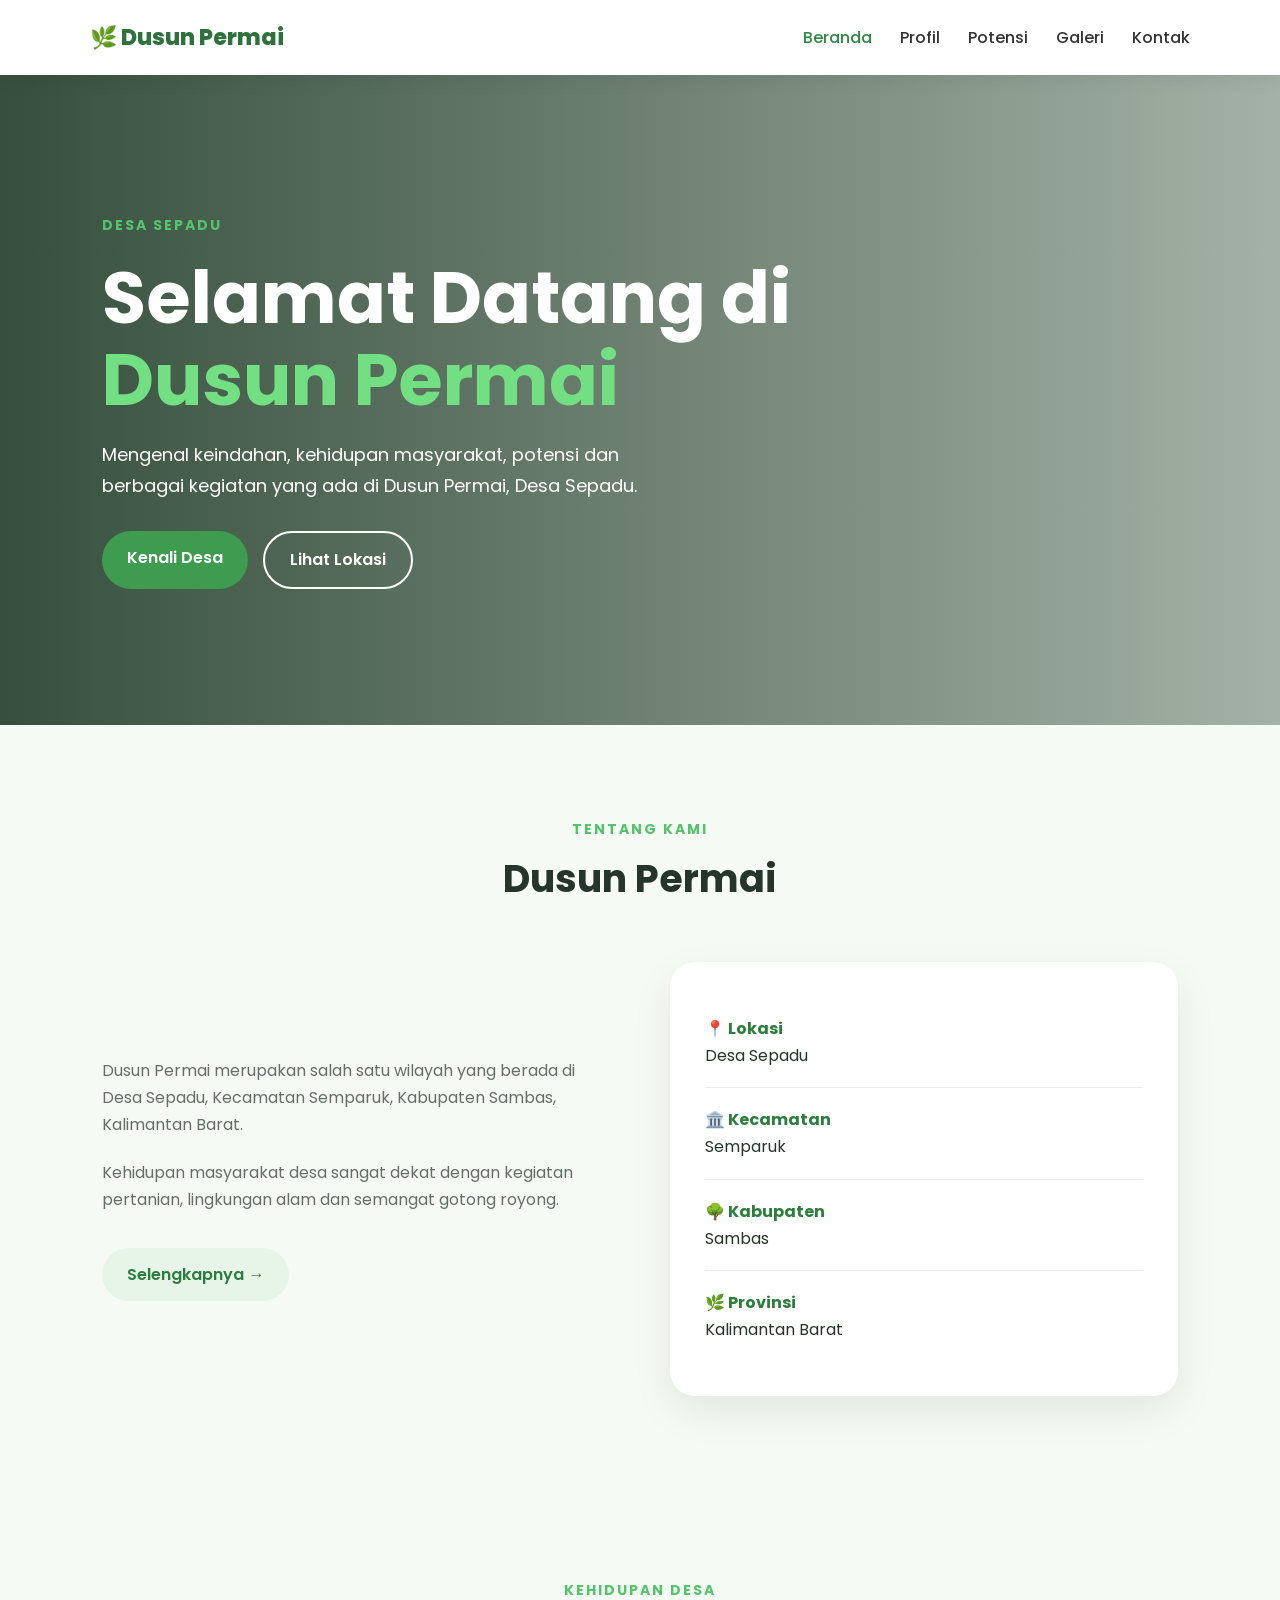
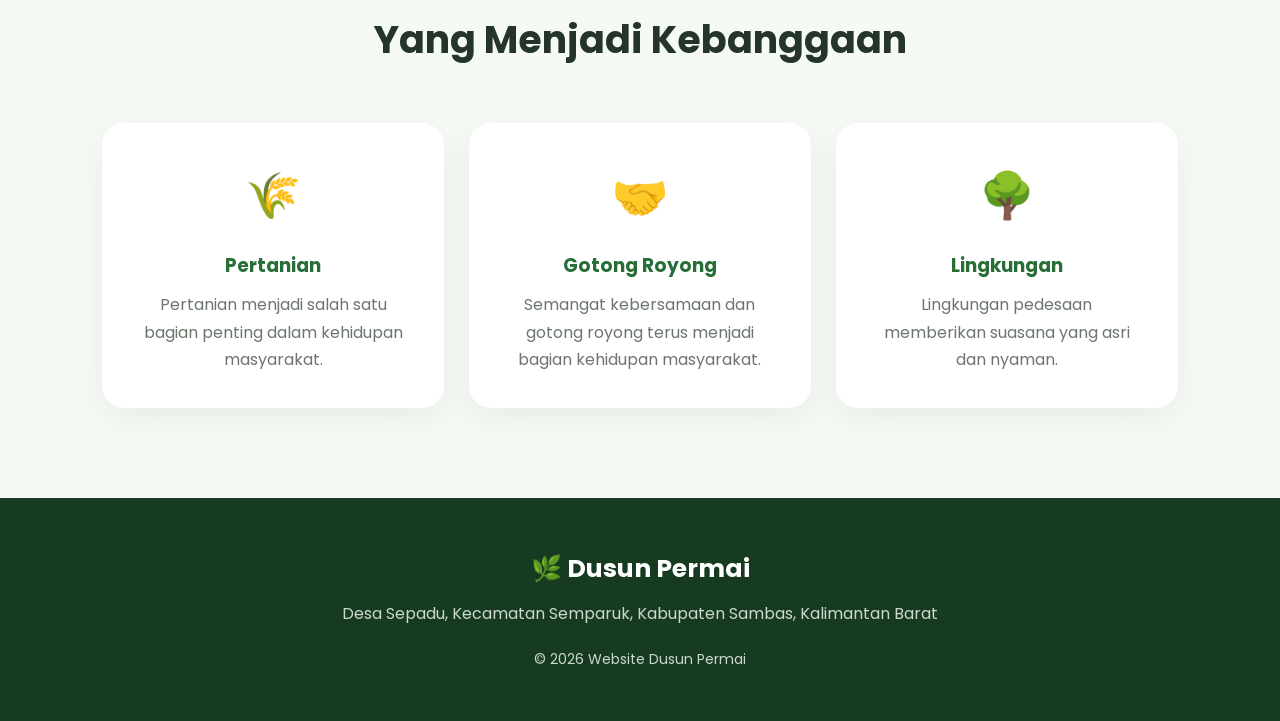
<file: index.html>
<!DOCTYPE html>
<html lang="id">
<head>
    <meta charset="UTF-8">
    <meta name="viewport" content="width=device-width, initial-scale=1.0">

    <title>Dusun Permai | Desa Sepadu</title>

    <link rel="stylesheet" href="style.css">

    <link href="https://fonts.googleapis.com/css2?family=Poppins:wght@300;400;500;600;700;800&display=swap" rel="stylesheet">
</head>

<body>

<header>
    <div class="logo">
        🌿 Dusun Permai
    </div>

    <nav>
        <a href="index.html" class="active">Beranda</a>
        <a href="profil.html">Profil</a>
        <a href="potensi.html">Potensi</a>
        <a href="galeri.html">Galeri</a>
        <a href="kontak.html">Kontak</a>
    </nav>

    <button class="menu-btn" onclick="toggleMenu()">☰</button>
</header>

<section class="hero">

    <div class="hero-content">

        <span class="label">DESA SEPADU</span>

        <h1>
            Selamat Datang di
            <span>Dusun Permai</span>
        </h1>

        <p>
            Mengenal keindahan, kehidupan masyarakat,
            potensi dan berbagai kegiatan yang ada
            di Dusun Permai, Desa Sepadu.
        </p>

        <div class="hero-buttons">
            <a href="profil.html" class="btn">Kenali Desa</a>
            <a href="kontak.html" class="btn-outline">Lihat Lokasi</a>
        </div>

    </div>

</section>

<section class="about-preview">

    <div class="section-title">
        <span>TENTANG KAMI</span>
        <h2>Dusun Permai</h2>
    </div>

    <div class="about-grid">

        <div class="about-text">

            <p>
                Dusun Permai merupakan salah satu wilayah yang
                berada di Desa Sepadu, Kecamatan Semparuk,
                Kabupaten Sambas, Kalimantan Barat.
            </p>

            <p>
                Kehidupan masyarakat desa sangat dekat dengan
                kegiatan pertanian, lingkungan alam dan
                semangat gotong royong.
            </p>

            <a href="profil.html" class="small-btn">
                Selengkapnya →
            </a>

        </div>

        <div class="info-card">

            <div class="info-item">
                <strong>📍 Lokasi</strong>
                <p>Desa Sepadu</p>
            </div>

            <div class="info-item">
                <strong>🏛️ Kecamatan</strong>
                <p>Semparuk</p>
            </div>

            <div class="info-item">
                <strong>🌳 Kabupaten</strong>
                <p>Sambas</p>
            </div>

            <div class="info-item">
                <strong>🌿 Provinsi</strong>
                <p>Kalimantan Barat</p>
            </div>

        </div>

    </div>

</section>

<section class="features">

    <div class="section-title">
        <span>KEHIDUPAN DESA</span>
        <h2>Yang Menjadi Kebanggaan</h2>
    </div>

    <div class="feature-grid">

        <div class="feature-card">
            <div class="icon">🌾</div>
            <h3>Pertanian</h3>
            <p>
                Pertanian menjadi salah satu bagian penting
                dalam kehidupan masyarakat.
            </p>
        </div>

        <div class="feature-card">
            <div class="icon">🤝</div>
            <h3>Gotong Royong</h3>
            <p>
                Semangat kebersamaan dan gotong royong
                terus menjadi bagian kehidupan masyarakat.
            </p>
        </div>

        <div class="feature-card">
            <div class="icon">🌳</div>
            <h3>Lingkungan</h3>
            <p>
                Lingkungan pedesaan memberikan suasana
                yang asri dan nyaman.
            </p>
        </div>

    </div>

</section>

<footer>

    <h3>🌿 Dusun Permai</h3>

    <p>
        Desa Sepadu, Kecamatan Semparuk,
        Kabupaten Sambas, Kalimantan Barat
    </p>

    <p class="copyright">
        © 2026 Website Dusun Permai
    </p>

</footer>

<script src="script.js"></script>

</body>
                                                       </html>
</file>
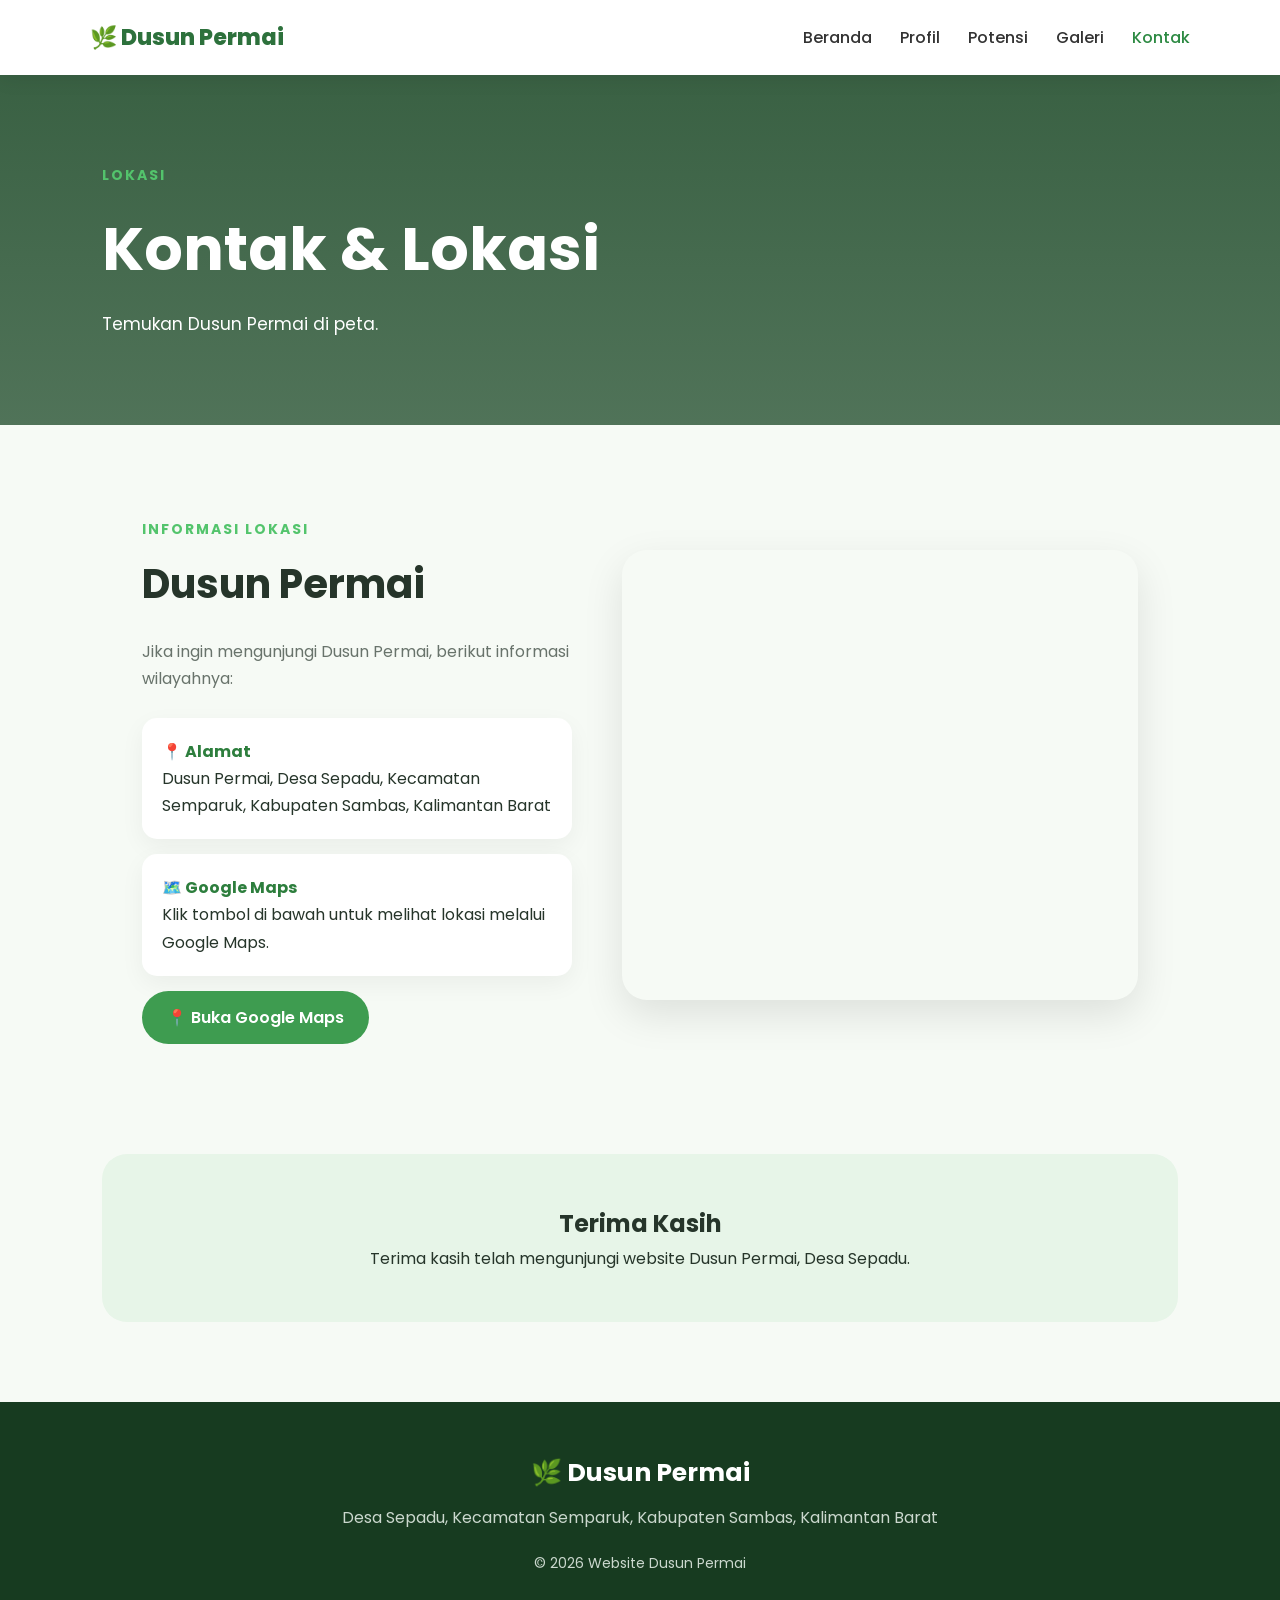
<file: kontak.html>
<!DOCTYPE html>
<html lang="id">

<head>

    <meta charset="UTF-8">

    <meta name="viewport" content="width=device-width, initial-scale=1.0">

    <title>Kontak | Dusun Permai</title>

    <link rel="stylesheet" href="style.css">

    <link href="https://fonts.googleapis.com/css2?family=Poppins:wght@300;400;500;600;700;800&display=swap" rel="stylesheet">

</head>

<body>

<header>

    <div class="logo">
        🌿 Dusun Permai
    </div>

    <nav>

        <a href="index.html">Beranda</a>

        <a href="profil.html">Profil</a>

        <a href="potensi.html">Potensi</a>

        <a href="galeri.html">Galeri</a>

        <a href="kontak.html" class="active">Kontak</a>

    </nav>

    <button class="menu-btn" onclick="toggleMenu()">☰</button>

</header>

<section class="page-header">

    <div>

        <span>LOKASI</span>

        <h1>Kontak & Lokasi</h1>

        <p>
            Temukan Dusun Permai di peta.
        </p>

    </div>

</section>

<section class="contact-section">

    <div class="contact-info">

        <span class="green-title">INFORMASI LOKASI</span>

        <h2>Dusun Permai</h2>

        <p>
            Jika ingin mengunjungi Dusun Permai,
            berikut informasi wilayahnya:
        </p>

        <div class="contact-item">

            <strong>📍 Alamat</strong>

            <p>
                Dusun Permai, Desa Sepadu,
                Kecamatan Semparuk,
                Kabupaten Sambas,
                Kalimantan Barat
            </p>

        </div>

        <div class="contact-item">

            <strong>🗺️ Google Maps</strong>

            <p>
                Klik tombol di bawah untuk melihat
                lokasi melalui Google Maps.
            </p>

        </div>

        <a
            href="https://www.google.com/maps/search/?api=1&query=Dusun+Permai+Desa+Sepadu+Semparuk+Sambas"
            target="_blank"
            class="btn"
        >
            📍 Buka Google Maps
        </a>

    </div>

    <div class="map">

        <iframe
            src="https://www.google.com/maps?q=Dusun%20Permai%20Desa%20Sepadu%20Semparuk%20Sambas&output=embed"
            loading="lazy">
        </iframe>

    </div>

</section>

<section class="contact-card">

    <h2>Terima Kasih</h2>

    <p>
        Terima kasih telah mengunjungi website
        Dusun Permai, Desa Sepadu.
    </p>

</section>

<footer>

    <h3>🌿 Dusun Permai</h3>

    <p>
        Desa Sepadu, Kecamatan Semparuk,
        Kabupaten Sambas, Kalimantan Barat
    </p>

    <p class="copyright">
        © 2026 Website Dusun Permai
    </p>

</footer>

<script src="script.js"></script>

</body>
  </html>
</file>
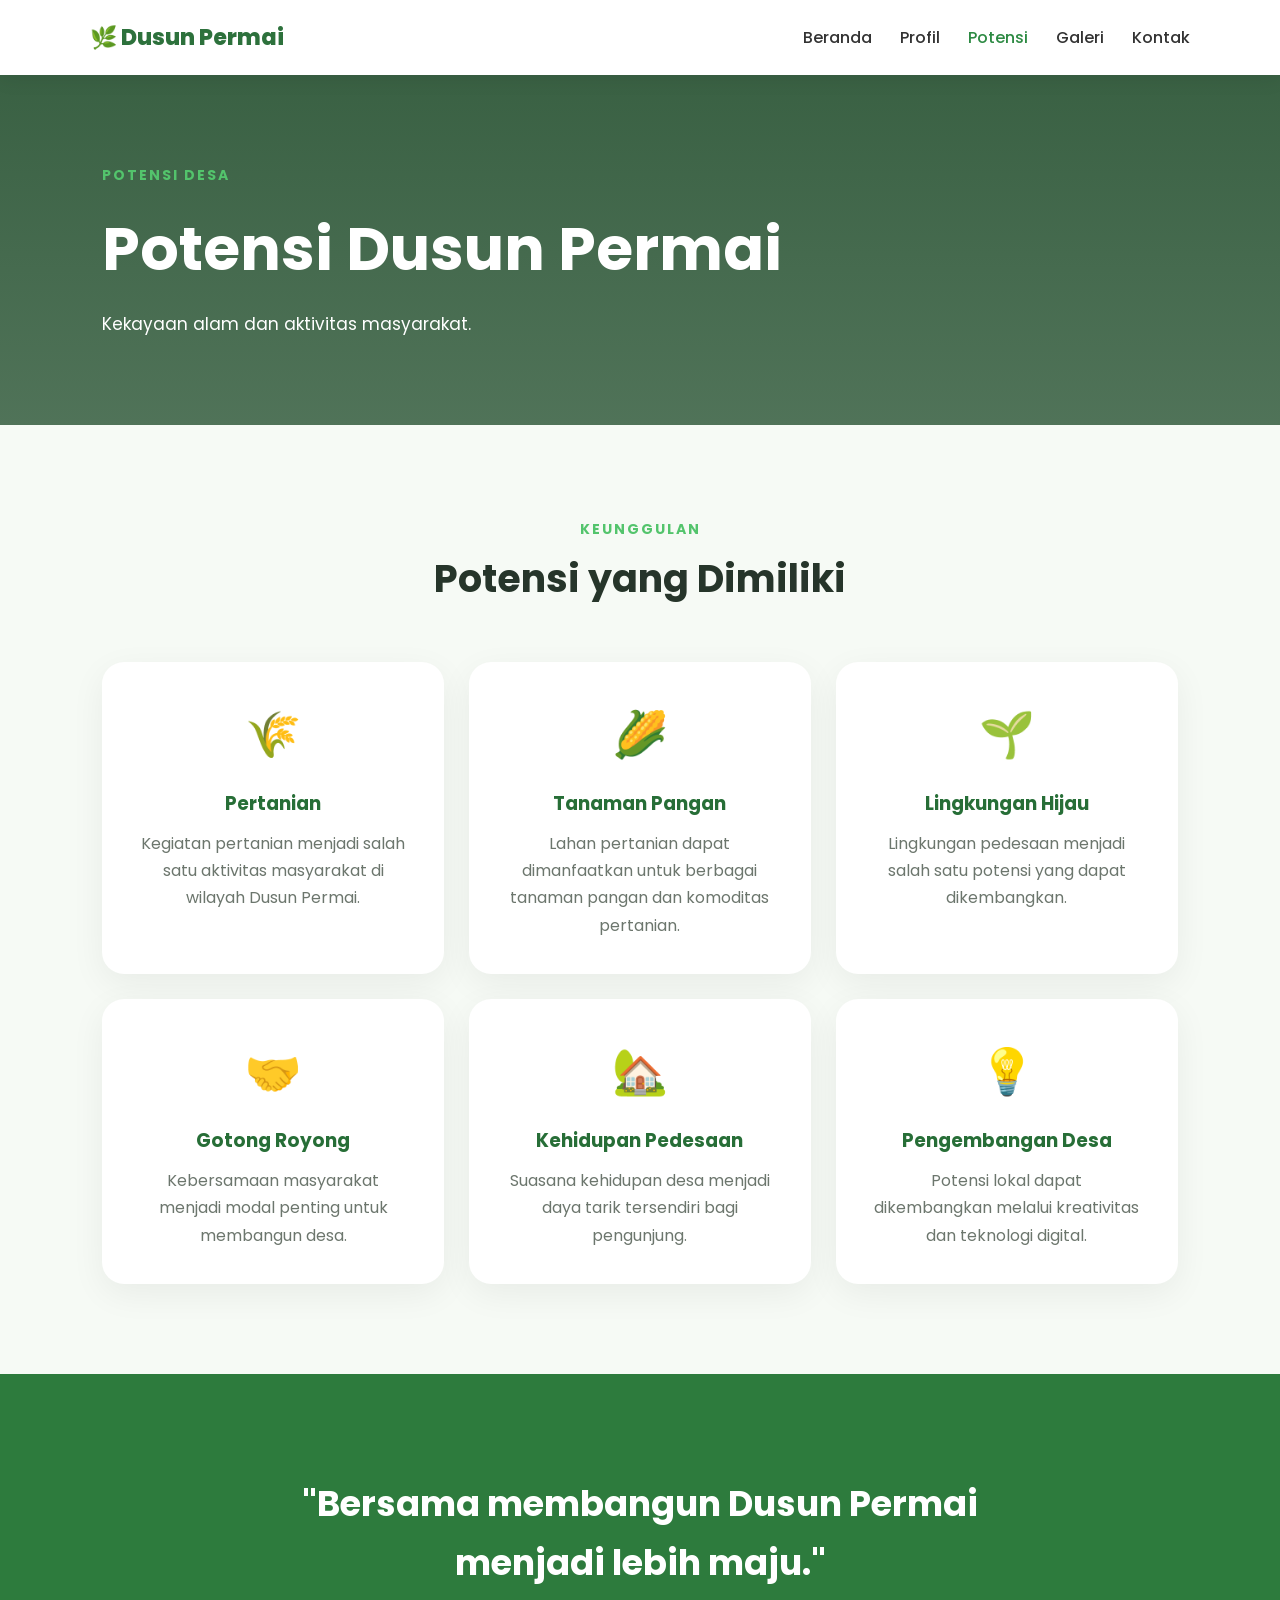
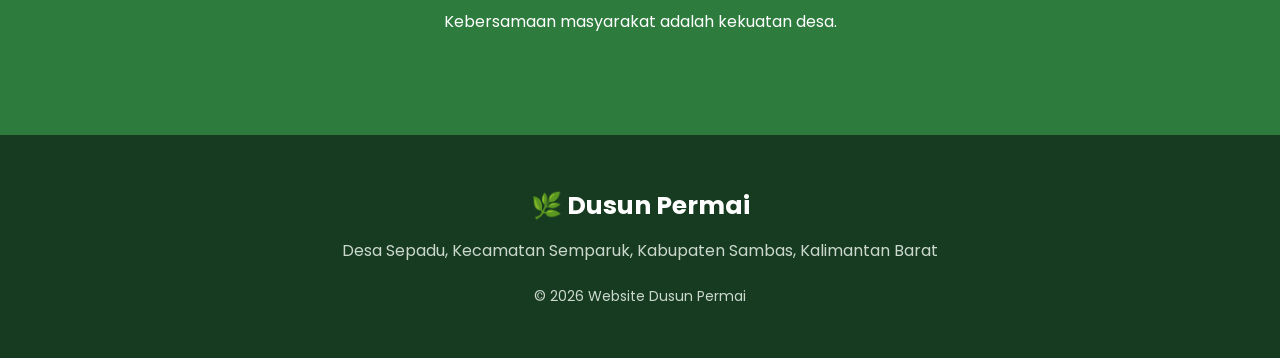
<file: potensi.html>
<!DOCTYPE html>
<html lang="id">

<head>

    <meta charset="UTF-8">

    <meta name="viewport" content="width=device-width, initial-scale=1.0">

    <title>Potensi | Dusun Permai</title>

    <link rel="stylesheet" href="style.css">

    <link href="https://fonts.googleapis.com/css2?family=Poppins:wght@300;400;500;600;700;800&display=swap" rel="stylesheet">

</head>

<body>

<header>

    <div class="logo">
        🌿 Dusun Permai
    </div>

    <nav>

        <a href="index.html">Beranda</a>

        <a href="profil.html">Profil</a>

        <a href="potensi.html" class="active">Potensi</a>

        <a href="galeri.html">Galeri</a>

        <a href="kontak.html">Kontak</a>

    </nav>

    <button class="menu-btn" onclick="toggleMenu()">☰</button>

</header>

<section class="page-header">

    <div>

        <span>POTENSI DESA</span>

        <h1>Potensi Dusun Permai</h1>

        <p>
            Kekayaan alam dan aktivitas masyarakat.
        </p>

    </div>

</section>

<section class="features">

    <div class="section-title">

        <span>KEUNGGULAN</span>

        <h2>Potensi yang Dimiliki</h2>

    </div>

    <div class="feature-grid">

        <div class="feature-card">

            <div class="icon">🌾</div>

            <h3>Pertanian</h3>

            <p>
                Kegiatan pertanian menjadi salah satu aktivitas
                masyarakat di wilayah Dusun Permai.
            </p>

        </div>

        <div class="feature-card">

            <div class="icon">🌽</div>

            <h3>Tanaman Pangan</h3>

            <p>
                Lahan pertanian dapat dimanfaatkan untuk
                berbagai tanaman pangan dan komoditas pertanian.
            </p>

        </div>

        <div class="feature-card">

            <div class="icon">🌱</div>

            <h3>Lingkungan Hijau</h3>

            <p>
                Lingkungan pedesaan menjadi salah satu
                potensi yang dapat dikembangkan.
            </p>

        </div>

        <div class="feature-card">

            <div class="icon">🤝</div>

            <h3>Gotong Royong</h3>

            <p>
                Kebersamaan masyarakat menjadi modal penting
                untuk membangun desa.
            </p>

        </div>

        <div class="feature-card">

            <div class="icon">🏡</div>

            <h3>Kehidupan Pedesaan</h3>

            <p>
                Suasana kehidupan desa menjadi daya tarik
                tersendiri bagi pengunjung.
            </p>

        </div>

        <div class="feature-card">

            <div class="icon">💡</div>

            <h3>Pengembangan Desa</h3>

            <p>
                Potensi lokal dapat dikembangkan melalui
                kreativitas dan teknologi digital.
            </p>

        </div>

    </div>

</section>

<section class="quote">

    <h2>
        "Bersama membangun Dusun Permai
        menjadi lebih maju."
    </h2>

    <p>
        Kebersamaan masyarakat adalah kekuatan desa.
    </p>

</section>

<footer>

    <h3>🌿 Dusun Permai</h3>

    <p>
        Desa Sepadu, Kecamatan Semparuk,
        Kabupaten Sambas, Kalimantan Barat
    </p>

    <p class="copyright">
        © 2026 Website Dusun Permai
    </p>

</footer>

<script src="script.js"></script>

</body>
      </html>
</file>
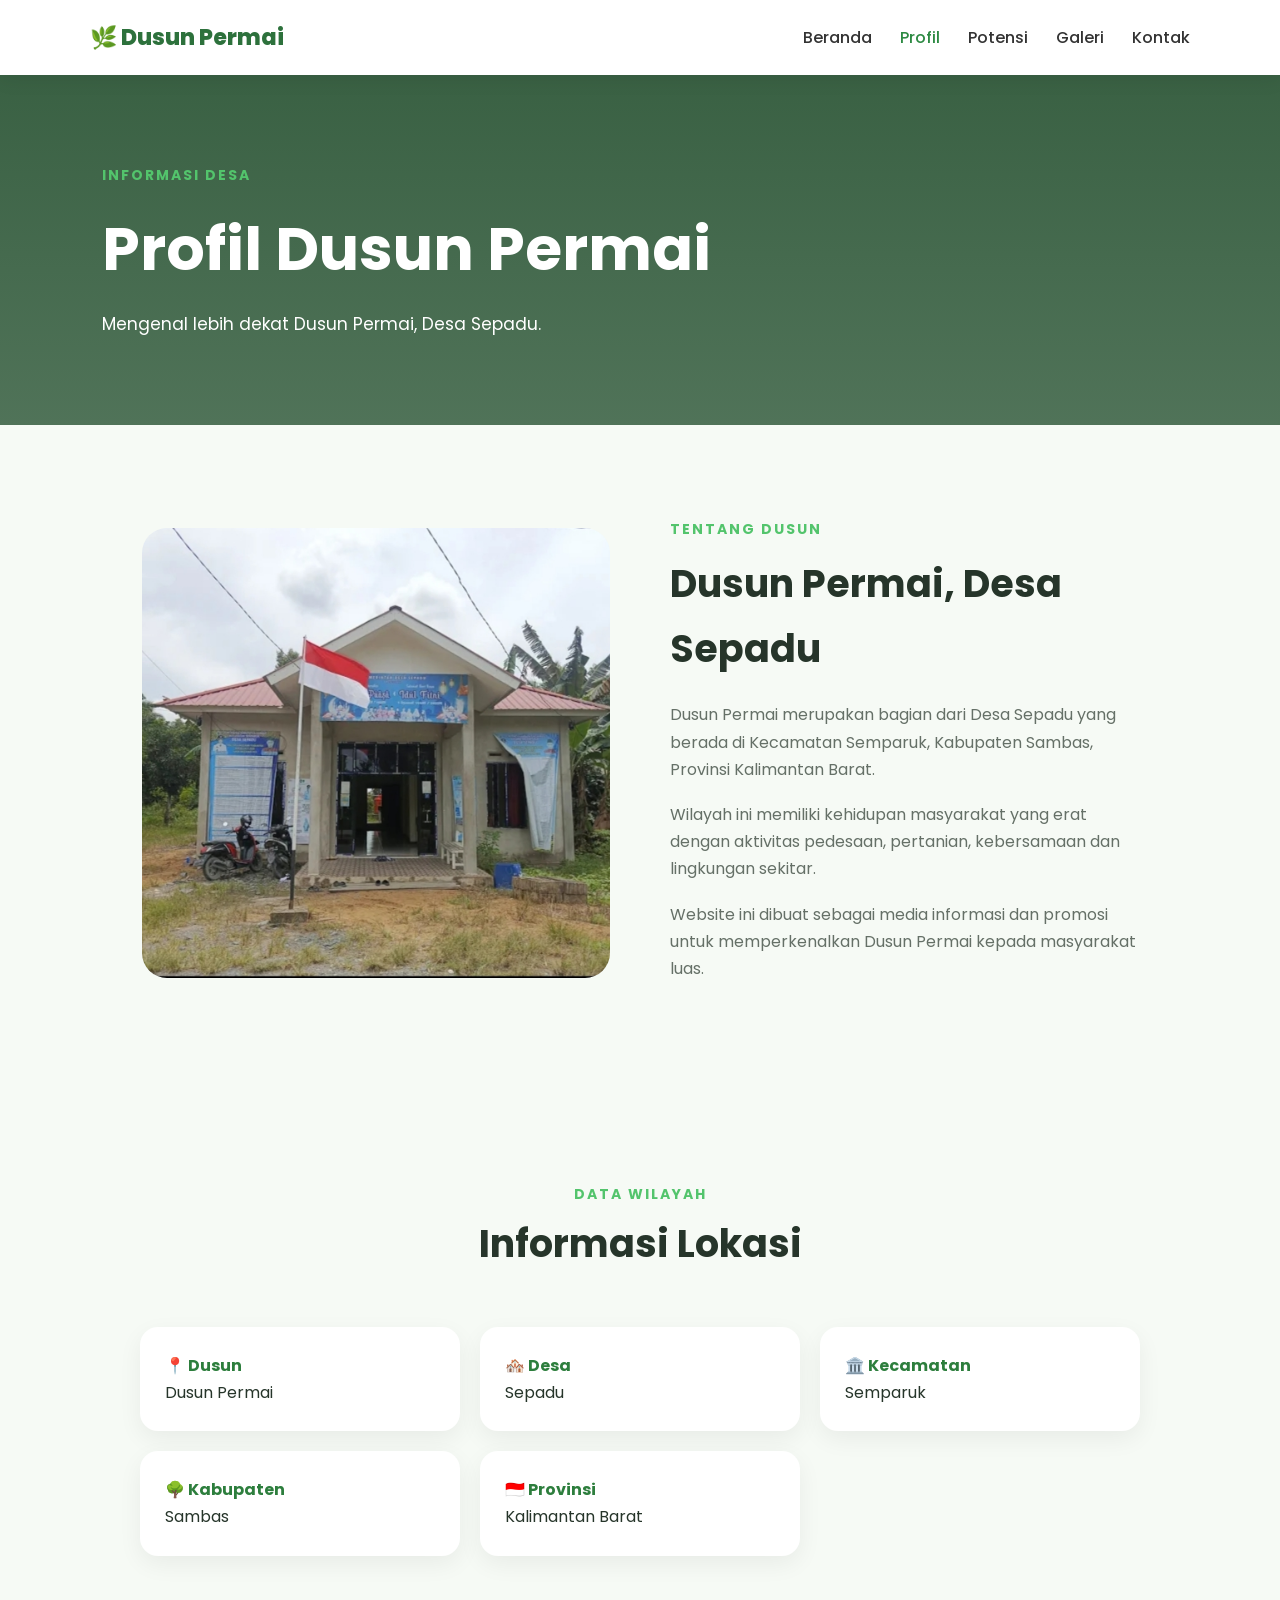
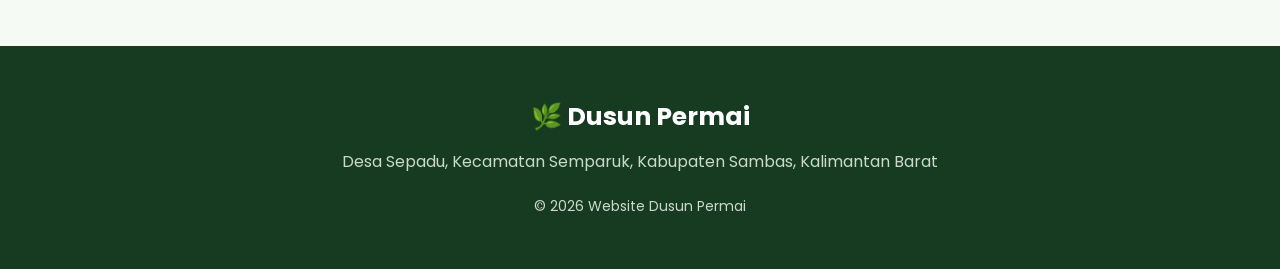
<file: profil.html>
<!DOCTYPE html>
<html lang="id">

<head>

    <meta charset="UTF-8">

    <meta name="viewport" content="width=device-width, initial-scale=1.0">

    <title>Profil | Dusun Permai</title>

    <link rel="stylesheet" href="style.css">

    <link href="https://fonts.googleapis.com/css2?family=Poppins:wght@300;400;500;600;700;800&display=swap" rel="stylesheet">

</head>

<body>

<header>

    <div class="logo">
        🌿 Dusun Permai
    </div>

    <nav>
        <a href="index.html">Beranda</a>
        <a href="profil.html" class="active">Profil</a>
        <a href="potensi.html">Potensi</a>
        <a href="galeri.html">Galeri</a>
        <a href="kontak.html">Kontak</a>
    </nav>

    <button class="menu-btn" onclick="toggleMenu()">☰</button>

</header>

<section class="page-header">

    <div>
        <span>INFORMASI DESA</span>

        <h1>Profil Dusun Permai</h1>

        <p>
            Mengenal lebih dekat Dusun Permai,
            Desa Sepadu.
        </p>
    </div>

</section>

<section class="content">

    <div class="content-image">

        <img src="IMG_20260829_154550.jpg">

    </div>

    <div class="content-text">

        <span class="green-title">TENTANG DUSUN</span>

        <h2>Dusun Permai, Desa Sepadu</h2>

        <p>
            Dusun Permai merupakan bagian dari Desa Sepadu
            yang berada di Kecamatan Semparuk, Kabupaten
            Sambas, Provinsi Kalimantan Barat.
        </p>

        <p>
            Wilayah ini memiliki kehidupan masyarakat yang
            erat dengan aktivitas pedesaan, pertanian,
            kebersamaan dan lingkungan sekitar.
        </p>

        <p>
            Website ini dibuat sebagai media informasi dan
            promosi untuk memperkenalkan Dusun Permai
            kepada masyarakat luas.
        </p>

    </div>

</section>

<section class="profile-box">

    <div class="section-title">

        <span>DATA WILAYAH</span>

        <h2>Informasi Lokasi</h2>

    </div>

    <div class="data-grid">

        <div>
            <b>📍 Dusun</b>
            <p>Dusun Permai</p>
        </div>

        <div>
            <b>🏘️ Desa</b>
            <p>Sepadu</p>
        </div>

        <div>
            <b>🏛️ Kecamatan</b>
            <p>Semparuk</p>
        </div>

        <div>
            <b>🌳 Kabupaten</b>
            <p>Sambas</p>
        </div>

        <div>
            <b>🇮🇩 Provinsi</b>
            <p>Kalimantan Barat</p>
        </div>

    </div>

</section>

<footer>

    <h3>🌿 Dusun Permai</h3>

    <p>
        Desa Sepadu, Kecamatan Semparuk,
        Kabupaten Sambas, Kalimantan Barat
    </p>

    <p class="copyright">
        © 2026 Website Dusun Permai
    </p>

</footer>

<script src="script.js"></script>

</body>
  </html>
</file>
<file: style.css>
* {
    margin: 0;
    padding: 0;
    box-sizing: border-box;
}

html {
    scroll-behavior: smooth;
}

body {
    font-family: 'Poppins', sans-serif;
    background: #f6faf5;
    color: #26352a;
    line-height: 1.7;
}

header {
    width: 100%;
    height: 75px;
    background: rgba(255,255,255,0.96);
    display: flex;
    align-items: center;
    justify-content: space-between;
    padding: 0 7%;
    position: sticky;
    top: 0;
    z-index: 1000;
    box-shadow: 0 3px 20px rgba(0,0,0,0.08);
}

.logo {
    font-size: 22px;
    font-weight: 800;
    color: #2d713c;
}

nav {
    display: flex;
    gap: 28px;
}

nav a {
    text-decoration: none;
    color: #333;
    font-weight: 500;
    transition: 0.3s;
}

nav a:hover,
nav a.active {
    color: #2d8a43;
}

.menu-btn {
    display: none;
    border: none;
    background: none;
    font-size: 27px;
    cursor: pointer;
}

.hero {
    min-height: 650px;
    display: flex;
    align-items: center;
    padding: 80px 8%;

    background:
    linear-gradient(
        90deg,
        rgba(12,42,20,0.82),
        rgba(12,42,20,0.35)
    ),
    url("https://images.unsplash.com/photo-1500382017468-9049fed747ef?auto=format&fit=crop&w=1800&q=85");

    background-size: cover;
    background-position: center;
}

.hero-content {
    max-width: 700px;
    color: white;
}

.label,
.page-header span,
.section-title span,
.green-title {
    color: #53c46c;
    font-weight: 700;
    letter-spacing: 2px;
    font-size: 14px;
}

.hero h1 {
    font-size: clamp(42px, 6vw, 72px);
    line-height: 1.15;
    margin: 18px 0;
}

.hero h1 span {
    color: #72df83;
}

.hero p {
    max-width: 600px;
    font-size: 18px;
    margin-bottom: 30px;
}

.hero-buttons {
    display: flex;
    gap: 15px;
    flex-wrap: wrap;
}

.btn,
.btn-outline,
.small-btn {
    display: inline-block;
    padding: 13px 25px;
    border-radius: 30px;
    text-decoration: none;
    font-weight: 600;
    transition: 0.3s;
}

.btn {
    background: #3e9c50;
    color: white;
}

.btn:hover {
    background: #277437;
    transform: translateY(-3px);
}

.btn-outline {
    border: 2px solid white;
    color: white;
}

.btn-outline:hover {
    background: white;
    color: #277437;
}

.small-btn {
    background: #e7f5e8;
    color: #2c7d3d;
    margin-top: 15px;
}

.about-preview,
.features,
.content,
.profile-box,
.gallery-section,
.contact-section {
    padding: 90px 8%;
}

.section-title {
    text-align: center;
    margin-bottom: 50px;
}

.section-title h2 {
    font-size: 38px;
    margin-top: 5px;
}

.about-grid {
    max-width: 1100px;
    margin: auto;
    display: grid;
    grid-template-columns: 1fr 1fr;
    gap: 60px;
    align-items: center;
}

.about-text p {
    margin-bottom: 20px;
    color: #647066;
}

.info-card {
    background: white;
    padding: 35px;
    border-radius: 25px;
    box-shadow: 0 15px 40px rgba(0,0,0,0.08);
}

.info-item {
    padding: 18px 0;
    border-bottom: 1px solid #e9eee9;
}

.info-item:last-child {
    border-bottom: none;
}

.info-item strong {
    color: #2d7e3d;
}

.feature-grid {
    max-width: 1150px;
    margin: auto;
    display: grid;
    grid-template-columns: repeat(3, 1fr);
    gap: 25px;
}

.feature-card {
    background: white;
    padding: 35px;
    border-radius: 22px;
    text-align: center;
    box-shadow: 0 10px 35px rgba(0,0,0,0.06);
    transition: 0.3s;
}

.feature-card:hover {
    transform: translateY(-8px);
    box-shadow: 0 20px 45px rgba(0,0,0,0.1);
}

.icon {
    font-size: 45px;
    margin-bottom: 15px;
}

.feature-card h3 {
    margin-bottom: 10px;
    color: #276e37;
}

.feature-card p {
    color: #6c766d;
}

.page-header {
    min-height: 350px;
    display: flex;
    align-items: center;
    padding: 60px 8%;
    color: white;

    background:
    linear-gradient(
        rgba(16,63,28,0.82),
        rgba(16,63,28,0.72)
    ),
    url("https://images.unsplash.com/photo-1500076656116-558758c991c1?auto=format&fit=crop&w=1800&q=85");

    background-size: cover;
    background-position: center;
}

.page-header h1 {
    font-size: clamp(38px, 6vw, 60px);
    margin: 10px 0;
}

.page-header p {
    font-size: 17px;
}

.content {
    max-width: 1200px;
    margin: auto;
    display: grid;
    grid-template-columns: 1fr 1fr;
    gap: 60px;
    align-items: center;
}

.content-image img {
    width: 100%;
    height: 450px;
    object-fit: cover;
    border-radius: 25px;
}

.content-text h2 {
    font-size: 38px;
    margin: 10px 0 20px;
}

.content-text p {
    margin-bottom: 18px;
    color: #657067;
}

.data-grid {
    max-width: 1000px;
    margin: auto;
    display: grid;
    grid-template-columns: repeat(3, 1fr);
    gap: 20px;
}

.data-grid div {
    background: white;
    padding: 25px;
    border-radius: 18px;
    box-shadow: 0 8px 25px rgba(0,0,0,0.06);
}

.data-grid b {
    color: #2d7e3d;
}

.gallery {
    max-width: 1200px;
    margin: auto;
    display: grid;
    grid-template-columns: repeat(3, 1fr);
    gap: 20px;
}

.gallery-item {
    height: 320px;
    position: relative;
    overflow: hidden;
    border-radius: 20px;
    background: #ddd;
}

.gallery-item img {
    width: 100%;
    height: 100%;
    object-fit: cover;
    transition: 0.5s;
}

.gallery-item:hover img {
    transform: scale(1.08);
}

.gallery-caption {
    position: absolute;
    bottom: 0;
    left: 0;
    width: 100%;
    padding: 25px;
    color: white;
    background: linear-gradient(
        transparent,
        rgba(0,0,0,0.8)
    );
}

.gallery-caption h3 {
    margin-bottom: 3px;
}

.quote {
    text-align: center;
    padding: 100px 20px;
    background: #2d7b3d;
    color: white;
}

.quote h2 {
    max-width: 800px;
    margin: auto;
    font-size: 35px;
}

.quote p {
    margin-top: 15px;
}

.contact-section {
    max-width: 1200px;
    margin: auto;
    display: grid;
    grid-template-columns: 1fr 1.2fr;
    gap: 50px;
    align-items: center;
}

.contact-info h2 {
    font-size: 40px;
    margin: 8px 0 20px;
}

.contact-info > p {
    color: #68736b;
    margin-bottom: 25px;
}

.contact-item {
    background: white;
    padding: 20px;
    margin-bottom: 15px;
    border-radius: 15px;
    box-shadow: 0 8px 25px rgba(0,0,0,0.05);
}

.contact-item strong {
    color: #2d7e3d;
}

.map iframe {
    width: 100%;
    height: 450px;
    border: 0;
    border-radius: 25px;
    box-shadow: 0 15px 40px rgba(0,0,0,0.1);
}

.contact-card {
    margin: 20px 8% 80px;
    padding: 50px;
    text-align: center;
    border-radius: 25px;
    background: #e7f5e8;
}

footer {
    padding: 50px 8%;
    text-align: center;
    background: #173b20;
    color: white;
}

footer h3 {
    font-size: 25px;
    margin-bottom: 10px;
}

footer p {
    color: #cbd8ce;
}

.copyright {
    margin-top: 20px;
    font-size: 14px;
}

@media (max-width: 850px) {

    header {
        padding: 0 5%;
    }

    nav {
        display: none;
        position: absolute;
        top: 75px;
        left: 0;
        width: 100%;
        padding: 20px;
        background: white;
        flex-direction: column;
        gap: 15px;
        box-shadow: 0 10px 25px rgba(0,0,0,0.08);
    }

    nav.show {
        display: flex;
    }

    .menu-btn {
        display: block;
    }

    .hero {
        min-height: 600px;
        padding: 60px 6%;
    }

    .about-preview,
    .features,
    .content,
    .profile-box,
    .gallery-section,
    .contact-section {
        padding: 65px 6%;
    }

    .about-grid,
    .content,
    .contact-section {
        grid-template-columns: 1fr;
    }

    .feature-grid {
        grid-template-columns: 1fr;
    }

    .data-grid {
        grid-template-columns: 1fr 1fr;
    }

    .gallery {
        grid-template-columns: 1fr 1fr;
    }

    .content-image img {
        height: 330px;
    }

}

@media (max-width: 550px) {

    .logo {
        font-size: 18px;
    }

    .hero h1 {
        font-size: 42px;
    }

    .hero p {
        font-size: 15px;
    }

    .section-title h2 {
        font-size: 30px;
    }

    .data-grid,
    .gallery {
        grid-template-columns: 1fr;
    }

    .gallery-item {
        height: 280px;
    }

    .page-header {
        min-height: 300px;
    }

    .page-header h1 {
        font-size: 38px;
    }

    .map iframe {
        height: 350px;
    }

  }
</file>
